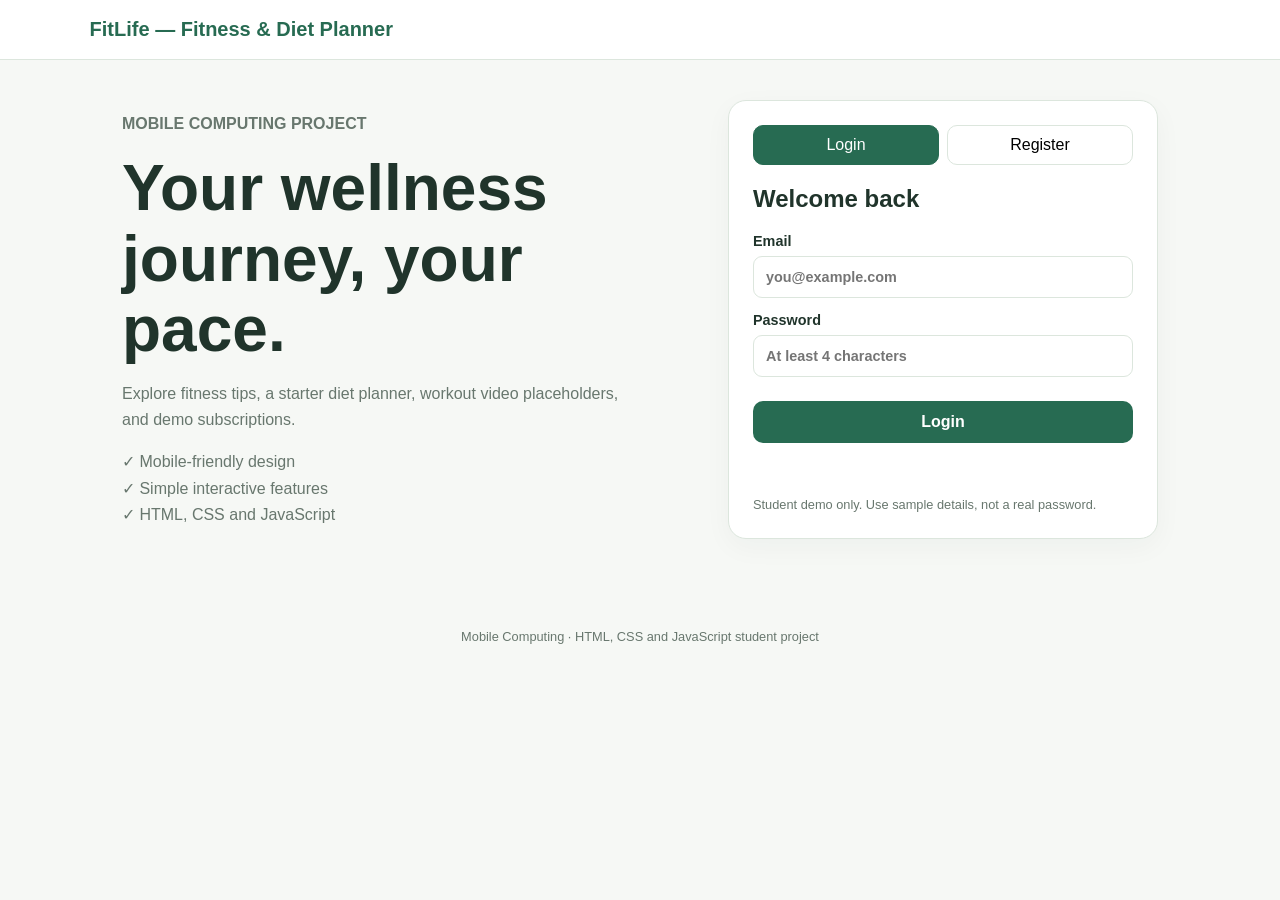
<file: Pseudocode/Body_Fitness_App/index.html>
<!DOCTYPE html>
<html lang="en"><head><meta charset="UTF-8"><meta name="viewport" content="width=device-width, initial-scale=1.0"><title>FitLife — Fitness & Diet Planner</title><link rel="stylesheet" href="style.css"></head>
<body><header class="top"><div class="brand">FitLife — Fitness & Diet Planner</div><button id="logoutBtn" class="hidden">Log out</button></header><main><section id="auth" class="hero"><div><p><b>MOBILE COMPUTING PROJECT</b></p><h1>Your wellness journey, your pace.</h1><p>Explore fitness tips, a starter diet planner, workout video placeholders, and demo subscriptions.</p><p>✓ Mobile-friendly design<br>✓ Simple interactive features<br>✓ HTML, CSS and JavaScript</p></div><div class="card auth"><div class="tabs"><button class="active" data-mode="login">Login</button><button data-mode="register">Register</button></div><h2 id="authTitle">Welcome back</h2><form id="authForm"><label id="nameWrap" class="hidden">Full name<input id="name" placeholder="Your name"></label><label>Email<input id="email" type="email" required placeholder="you@example.com"></label><label>Password<input id="password" type="password" required minlength="4" placeholder="At least 4 characters"></label><button class="primary full" id="submitBtn">Login</button><p id="authMsg" class="notice"></p><small>Student demo only. Use sample details, not a real password.</small></form></div></section><section id="dashboard" class="hidden"><div class="head"><div><p><b>YOUR FITNESS SPACE</b></p><h1>Let's move, <span id="userName"></span>!</h1><p>Choose small, consistent steps that suit your needs.</p></div><div class="stats">💪<br>One step today</div></div><div class="card section"><h2>Diet planner</h2><div class="row"><label>Today's focus<select id="focus"><option value="balanced">Balanced day</option><option value="movement">Movement</option><option value="nutrition">Nutrition</option><option value="recovery">Recovery</option></select></label><button id="makePlan" class="primary">Create my plan</button></div><div id="planResult" class="notice"></div></div><div class="section"><h2>Fitness blogs and videos</h2><div class="grid" id="featureGrid"></div></div><div class="card section"><h2>Payment and subscription</h2><div class="plans"><button class="plan" data-plan="Starter"><strong>Starter</strong><b>Free</b><span>Fitness tips and basic plans</span></button><button class="plan" data-plan="Premium"><strong>Premium</strong><b>₹299/mo</b><span>Workout library and weekly planner</span></button></div><p id="planMsg" class="notice"></p><small>Demo only. No real payment or card details are collected.</small></div></section></main><footer>Mobile Computing · HTML, CSS and JavaScript student project</footer><script src="script.js"></script></body></html>
</file>
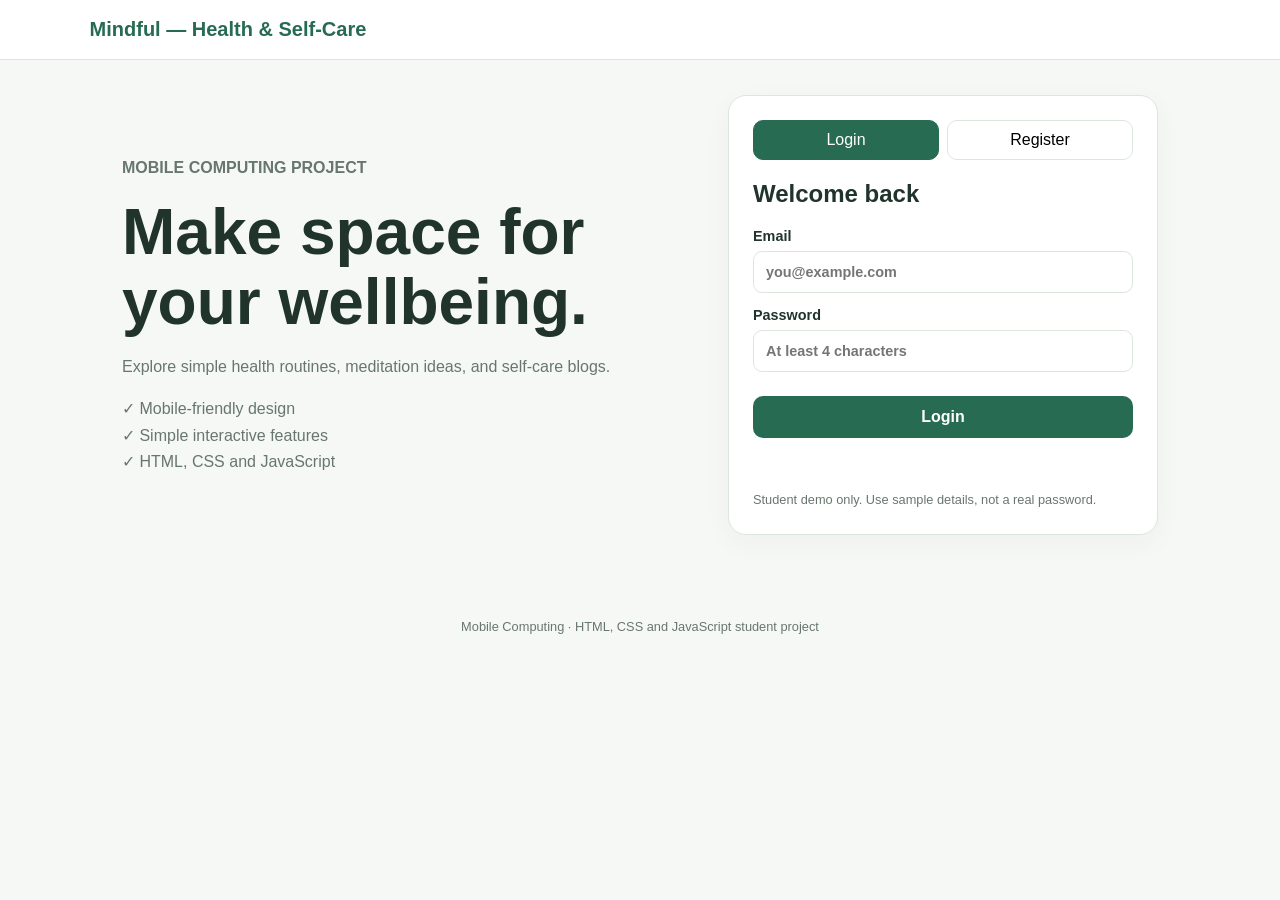
<file: Pseudocode/Health_selfcare_App/index.html>
<!DOCTYPE html>
<html lang="en"><head><meta charset="UTF-8"><meta name="viewport" content="width=device-width, initial-scale=1.0"><title>Mindful — Health & Self-Care</title><link rel="stylesheet" href="style.css"></head>
<body><header class="top"><div class="brand">Mindful — Health & Self-Care</div><button id="logoutBtn" class="hidden">Log out</button></header><main><section id="auth" class="hero"><div><p><b>MOBILE COMPUTING PROJECT</b></p><h1>Make space for your wellbeing.</h1><p>Explore simple health routines, meditation ideas, and self-care blogs.</p><p>✓ Mobile-friendly design<br>✓ Simple interactive features<br>✓ HTML, CSS and JavaScript</p></div><div class="card auth"><div class="tabs"><button class="active" data-mode="login">Login</button><button data-mode="register">Register</button></div><h2 id="authTitle">Welcome back</h2><form id="authForm"><label id="nameWrap" class="hidden">Full name<input id="name" placeholder="Your name"></label><label>Email<input id="email" type="email" required placeholder="you@example.com"></label><label>Password<input id="password" type="password" required minlength="4" placeholder="At least 4 characters"></label><button class="primary full" id="submitBtn">Login</button><p id="authMsg" class="notice"></p><small>Student demo only. Use sample details, not a real password.</small></form></div></section><section id="dashboard" class="hidden"><div class="head"><div><p><b>YOUR DAILY CHECK-IN</b></p><h1>Hello, <span id="userName"></span> 🌿</h1><p>Take a breath. You do not have to do everything at once.</p></div><div class="stats">🌤️<br>One moment at a time</div></div><div class="card section"><h2>60-second breathing prompt</h2><p>Relax your shoulders, breathe in slowly, and breathe out gently.</p><button id="breathBtn" class="primary">Show breathing steps</button><p id="breathMsg" class="notice"></p></div><div class="section"><h2>Health routines and self-care blogs</h2><div class="row"><button class="filter active" data-filter="all">All</button><button class="filter" data-filter="Health Routine">Health routines</button><button class="filter" data-filter="Self-Care">Self-care</button></div><div class="grid" id="featureGrid"></div></div></section></main><footer>Mobile Computing · HTML, CSS and JavaScript student project</footer><script src="script.js"></script></body></html>
</file>
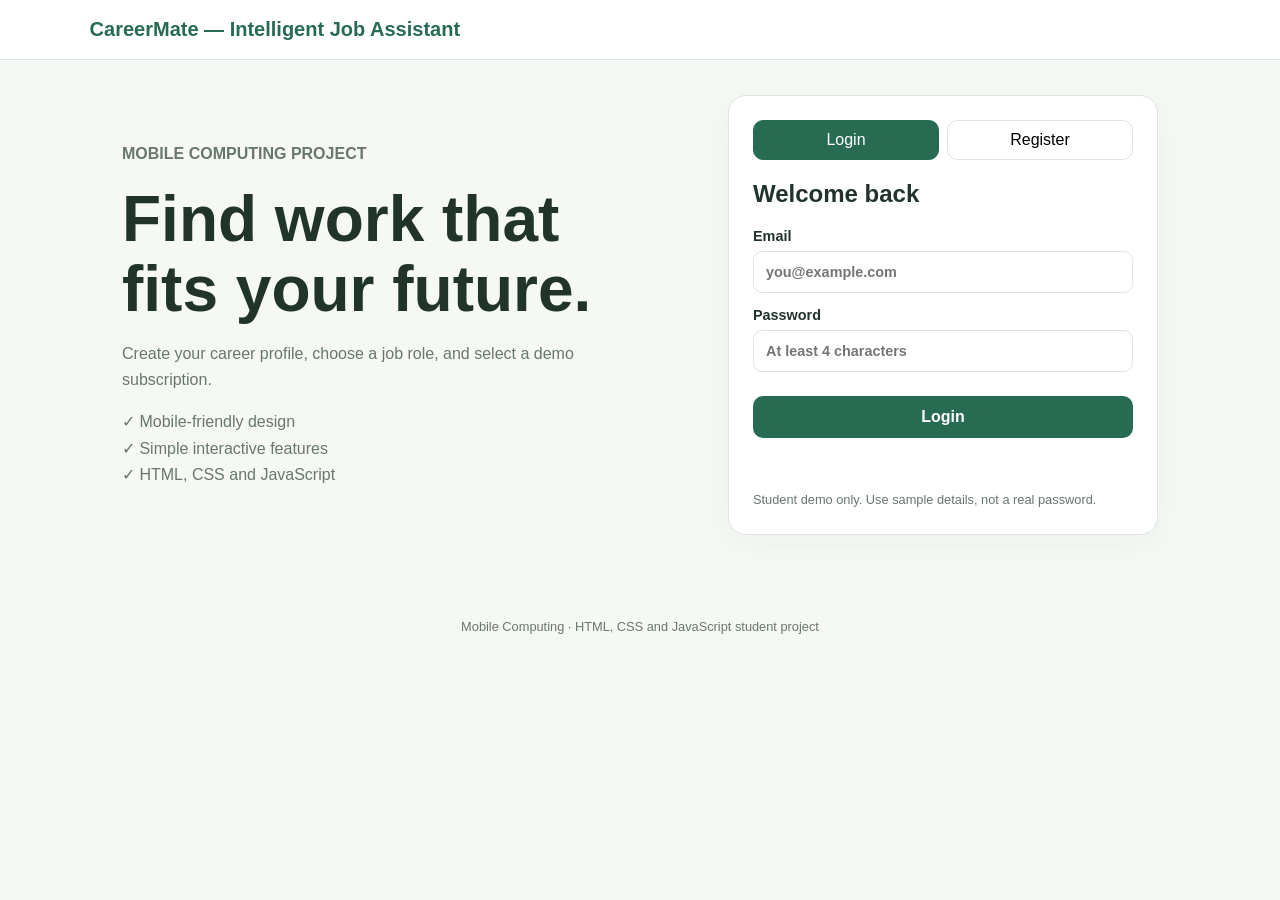
<file: Pseudocode/Job_Assistant_App/index.html>
<!DOCTYPE html>
<html lang="en"><head><meta charset="UTF-8"><meta name="viewport" content="width=device-width, initial-scale=1.0"><title>CareerMate — Intelligent Job Assistant</title><link rel="stylesheet" href="style.css"></head>
<body><header class="top"><div class="brand">CareerMate — Intelligent Job Assistant</div><button id="logoutBtn" class="hidden">Log out</button></header><main><section id="auth" class="hero"><div><p><b>MOBILE COMPUTING PROJECT</b></p><h1>Find work that fits your future.</h1><p>Create your career profile, choose a job role, and select a demo subscription.</p><p>✓ Mobile-friendly design<br>✓ Simple interactive features<br>✓ HTML, CSS and JavaScript</p></div><div class="card auth"><div class="tabs"><button class="active" data-mode="login">Login</button><button data-mode="register">Register</button></div><h2 id="authTitle">Welcome back</h2><form id="authForm"><label id="nameWrap" class="hidden">Full name<input id="name" placeholder="Your name"></label><label>Email<input id="email" type="email" required placeholder="you@example.com"></label><label>Password<input id="password" type="password" required minlength="4" placeholder="At least 4 characters"></label><button class="primary full" id="submitBtn">Login</button><p id="authMsg" class="notice"></p><small>Student demo only. Use sample details, not a real password.</small></form></div></section><section id="dashboard" class="hidden"><div class="head"><div><p><b>CAREER DASHBOARD</b></p><h1>Welcome, <span id="userName"></span>!</h1><p>Build your profile and explore career options.</p></div><div class="stats">CAREER PROFILE<br>Step-by-step</div></div><div class="card section"><h2>Personal details</h2><form id="profileForm" class="row"><label>Education<input id="education" placeholder="e.g. B.Sc. Computer Science"></label><label>Skills<input id="skills" placeholder="e.g. HTML, teamwork"></label><label>Preferred location<input id="location" placeholder="e.g. Chennai"></label><button class="primary">Save profile</button></form><p id="profileMsg" class="notice"></p><h2>Resume upload</h2><input type="file" id="resume" accept=".pdf,.doc,.docx"><p id="resumeMsg" class="notice">Choose a PDF, DOC, or DOCX file. It stays on your device.</p><h2>Choose a job</h2><div id="featureGrid" class="grid"></div><p id="jobMsg" class="notice"></p><h2>Subscription</h2><div class="plans"><button class="plan" data-plan="Basic"><strong>Basic</strong><b>Free</b><span>Profile and job exploration</span></button><button class="plan" data-plan="Career Plus"><strong>Career Plus</strong><b>₹199/mo</b><span>Resume checklist and saved roles</span></button></div><p id="planMsg" class="notice"></p><small>Plans are illustrative only; no payment is taken.</small></div></section></main><footer>Mobile Computing · HTML, CSS and JavaScript student project</footer><script src="script.js"></script></body></html>
</file>
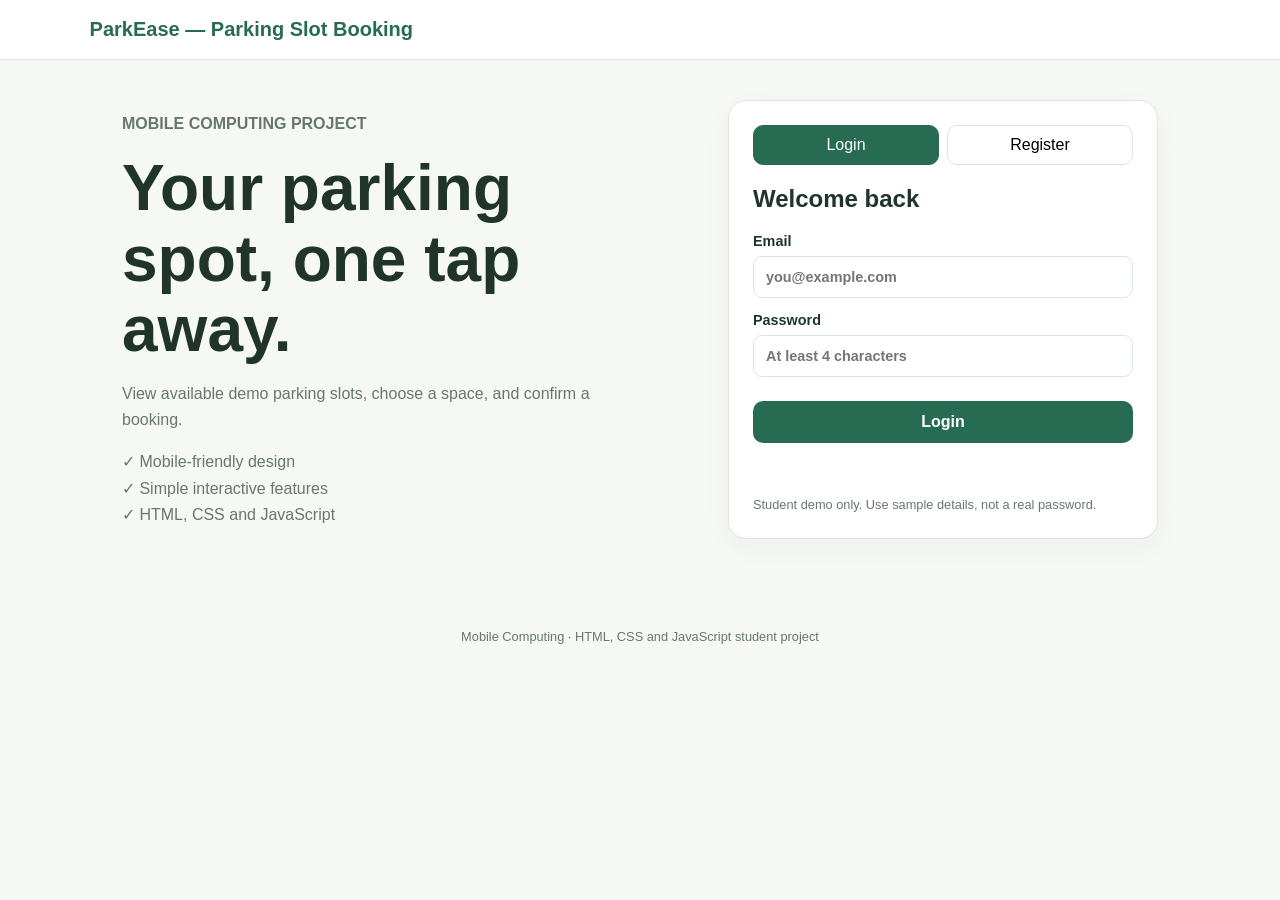
<file: Pseudocode/Parking_Booking_App/index.html>
<!DOCTYPE html>
<html lang="en"><head><meta charset="UTF-8"><meta name="viewport" content="width=device-width, initial-scale=1.0"><title>ParkEase — Parking Slot Booking</title><link rel="stylesheet" href="style.css"></head>
<body><header class="top"><div class="brand">ParkEase — Parking Slot Booking</div><button id="logoutBtn" class="hidden">Log out</button></header><main><section id="auth" class="hero"><div><p><b>MOBILE COMPUTING PROJECT</b></p><h1>Your parking spot, one tap away.</h1><p>View available demo parking slots, choose a space, and confirm a booking.</p><p>✓ Mobile-friendly design<br>✓ Simple interactive features<br>✓ HTML, CSS and JavaScript</p></div><div class="card auth"><div class="tabs"><button class="active" data-mode="login">Login</button><button data-mode="register">Register</button></div><h2 id="authTitle">Welcome back</h2><form id="authForm"><label id="nameWrap" class="hidden">Full name<input id="name" placeholder="Your name"></label><label>Email<input id="email" type="email" required placeholder="you@example.com"></label><label>Password<input id="password" type="password" required minlength="4" placeholder="At least 4 characters"></label><button class="primary full" id="submitBtn">Login</button><p id="authMsg" class="notice"></p><small>Student demo only. Use sample details, not a real password.</small></form></div></section><section id="dashboard" class="hidden"><div class="head"><div><p><b>PARKING DASHBOARD</b></p><h1>Hello, <span id="userName"></span>!</h1><p>Select a free parking space below.</p></div><div class="stats">FREE SLOTS<h2 id="freeCount">8</h2>of 8 demo spaces</div></div><div class="card section"><h2>Campus Parking Lot A</h2><p>Green = free · Red = booked · Dark green = selected</p><div id="slots" class="slot-grid"></div><button id="bookBtn" class="primary" disabled>Book selected slot</button><p id="bookingMsg" class="notice">Select a free slot to continue.</p><button id="resetBtn">Reset demo parking data</button></div></section></main><footer>Mobile Computing · HTML, CSS and JavaScript student project</footer><script src="script.js"></script></body></html>
</file>
<file: Pseudocode/Body_Fitness_App/style.css>
*{box-sizing:border-box}body{margin:0;background:#f6f8f5;color:#20342b;font-family:Arial,sans-serif}button,input,select{font:inherit}button{cursor:pointer}.top{display:flex;justify-content:space-between;align-items:center;padding:18px 7%;background:white;border-bottom:1px solid #dce6dd}.brand{font-size:1.25rem;font-weight:bold;color:#276b52}main{max-width:1080px;margin:auto;padding:35px 22px 60px}.hero{display:grid;grid-template-columns:1fr 1fr;gap:35px;align-items:center;min-height:440px}.hero h1{font-size:clamp(2.4rem,5vw,4rem);line-height:1.1;margin:12px 0;color:#20342b}.hero h1 span{color:#276b52}.muted,p{line-height:1.65;color:#68776e}.card{background:white;border:1px solid #dce6dd;border-radius:18px;padding:24px;box-shadow:0 8px 28px #20342b0a}.auth{max-width:430px;width:100%;justify-self:end}.tabs{display:flex;gap:8px;margin-bottom:20px}.tabs button,.filter{border:1px solid #dce6dd;background:white;padding:10px 15px;border-radius:10px}.tabs button{flex:1}.tabs .active,.primary{background:#276b52;color:white;border-color:#276b52}.primary{border:0;border-radius:10px;padding:12px 16px;font-weight:bold}.full{width:100%;margin:10px 0}label{display:block;font-size:.9rem;font-weight:bold;margin:14px 0}input,select{display:block;width:100%;padding:12px;margin-top:7px;border:1px solid #dce6dd;border-radius:9px;background:white}small,.note{font-size:.8rem;color:#68776e;line-height:1.5}.hidden{display:none!important}.dashboard h1{font-size:2.4rem}.head{display:flex;justify-content:space-between;gap:20px;align-items:center}.stats{background:#eaf3e8;border-radius:15px;padding:18px;min-width:140px}.grid{display:grid;grid-template-columns:repeat(3,1fr);gap:16px;margin:20px 0}.tile{background:white;border:1px solid #dce6dd;border-radius:16px;padding:19px}.tile .emoji{font-size:2rem}.tile h3{margin:12px 0 5px}.tile p{font-size:.9rem}.tile button{border:0;background:transparent;color:#276b52;font-weight:bold;padding:8px 0}.detail{border-top:1px solid #dce6dd;padding-top:10px}.section{margin-top:25px}.row{display:flex;gap:12px;align-items:end;flex-wrap:wrap}.row>*{flex:1}.notice{min-height:1em;color:#276b52;font-size:.88rem}.slot-grid{display:grid;grid-template-columns:repeat(4,1fr);gap:12px;margin:20px 0}.slot{padding:18px 8px;border-radius:12px;border:2px solid #b9e4d0;background:#e8f7ef;color:#155b45}.slot.booked{background:#fff0ed;border-color:#efc9c2;color:#9a443b}.slot.selected{background:#276b52;color:white;border-color:#276b52}.plans{display:grid;grid-template-columns:repeat(2,1fr);gap:12px}.plan{background:white;border:1px solid #dce6dd;border-radius:12px;padding:18px;text-align:left;display:grid;gap:8px}.plan.selected{border:2px solid #276b52;background:#f0f7ee}.plan b{font-size:1.35rem;color:#276b52}footer{text-align:center;padding:24px;color:#68776e;font-size:.8rem}@media(max-width:760px){.hero{grid-template-columns:1fr;gap:20px}.auth{justify-self:stretch;max-width:none}.grid{grid-template-columns:repeat(2,1fr)}.head{align-items:flex-start;flex-direction:column}.slot-grid{grid-template-columns:repeat(2,1fr)}}@media(max-width:480px){main{padding:24px 14px}.top{padding:16px}.card{padding:18px}.grid,.plans{grid-template-columns:1fr}.hero h1{font-size:2.5rem}.dashboard h1{font-size:2rem}}
</file>
<file: Pseudocode/Health_selfcare_App/style.css>
*{box-sizing:border-box}body{margin:0;background:#f6f8f5;color:#20342b;font-family:Arial,sans-serif}button,input,select{font:inherit}button{cursor:pointer}.top{display:flex;justify-content:space-between;align-items:center;padding:18px 7%;background:white;border-bottom:1px solid #dce6dd}.brand{font-size:1.25rem;font-weight:bold;color:#276b52}main{max-width:1080px;margin:auto;padding:35px 22px 60px}.hero{display:grid;grid-template-columns:1fr 1fr;gap:35px;align-items:center;min-height:440px}.hero h1{font-size:clamp(2.4rem,5vw,4rem);line-height:1.1;margin:12px 0;color:#20342b}.hero h1 span{color:#276b52}.muted,p{line-height:1.65;color:#68776e}.card{background:white;border:1px solid #dce6dd;border-radius:18px;padding:24px;box-shadow:0 8px 28px #20342b0a}.auth{max-width:430px;width:100%;justify-self:end}.tabs{display:flex;gap:8px;margin-bottom:20px}.tabs button,.filter{border:1px solid #dce6dd;background:white;padding:10px 15px;border-radius:10px}.tabs button{flex:1}.tabs .active,.primary{background:#276b52;color:white;border-color:#276b52}.primary{border:0;border-radius:10px;padding:12px 16px;font-weight:bold}.full{width:100%;margin:10px 0}label{display:block;font-size:.9rem;font-weight:bold;margin:14px 0}input,select{display:block;width:100%;padding:12px;margin-top:7px;border:1px solid #dce6dd;border-radius:9px;background:white}small,.note{font-size:.8rem;color:#68776e;line-height:1.5}.hidden{display:none!important}.dashboard h1{font-size:2.4rem}.head{display:flex;justify-content:space-between;gap:20px;align-items:center}.stats{background:#eaf3e8;border-radius:15px;padding:18px;min-width:140px}.grid{display:grid;grid-template-columns:repeat(3,1fr);gap:16px;margin:20px 0}.tile{background:white;border:1px solid #dce6dd;border-radius:16px;padding:19px}.tile .emoji{font-size:2rem}.tile h3{margin:12px 0 5px}.tile p{font-size:.9rem}.tile button{border:0;background:transparent;color:#276b52;font-weight:bold;padding:8px 0}.detail{border-top:1px solid #dce6dd;padding-top:10px}.section{margin-top:25px}.row{display:flex;gap:12px;align-items:end;flex-wrap:wrap}.row>*{flex:1}.notice{min-height:1em;color:#276b52;font-size:.88rem}.slot-grid{display:grid;grid-template-columns:repeat(4,1fr);gap:12px;margin:20px 0}.slot{padding:18px 8px;border-radius:12px;border:2px solid #b9e4d0;background:#e8f7ef;color:#155b45}.slot.booked{background:#fff0ed;border-color:#efc9c2;color:#9a443b}.slot.selected{background:#276b52;color:white;border-color:#276b52}.plans{display:grid;grid-template-columns:repeat(2,1fr);gap:12px}.plan{background:white;border:1px solid #dce6dd;border-radius:12px;padding:18px;text-align:left;display:grid;gap:8px}.plan.selected{border:2px solid #276b52;background:#f0f7ee}.plan b{font-size:1.35rem;color:#276b52}footer{text-align:center;padding:24px;color:#68776e;font-size:.8rem}@media(max-width:760px){.hero{grid-template-columns:1fr;gap:20px}.auth{justify-self:stretch;max-width:none}.grid{grid-template-columns:repeat(2,1fr)}.head{align-items:flex-start;flex-direction:column}.slot-grid{grid-template-columns:repeat(2,1fr)}}@media(max-width:480px){main{padding:24px 14px}.top{padding:16px}.card{padding:18px}.grid,.plans{grid-template-columns:1fr}.hero h1{font-size:2.5rem}.dashboard h1{font-size:2rem}}
</file>
<file: Pseudocode/Job_Assistant_App/style.css>
*{box-sizing:border-box}body{margin:0;background:#f6f8f5;color:#20342b;font-family:Arial,sans-serif}button,input,select{font:inherit}button{cursor:pointer}.top{display:flex;justify-content:space-between;align-items:center;padding:18px 7%;background:white;border-bottom:1px solid #dce6dd}.brand{font-size:1.25rem;font-weight:bold;color:#276b52}main{max-width:1080px;margin:auto;padding:35px 22px 60px}.hero{display:grid;grid-template-columns:1fr 1fr;gap:35px;align-items:center;min-height:440px}.hero h1{font-size:clamp(2.4rem,5vw,4rem);line-height:1.1;margin:12px 0;color:#20342b}.hero h1 span{color:#276b52}.muted,p{line-height:1.65;color:#68776e}.card{background:white;border:1px solid #dce6dd;border-radius:18px;padding:24px;box-shadow:0 8px 28px #20342b0a}.auth{max-width:430px;width:100%;justify-self:end}.tabs{display:flex;gap:8px;margin-bottom:20px}.tabs button,.filter{border:1px solid #dce6dd;background:white;padding:10px 15px;border-radius:10px}.tabs button{flex:1}.tabs .active,.primary{background:#276b52;color:white;border-color:#276b52}.primary{border:0;border-radius:10px;padding:12px 16px;font-weight:bold}.full{width:100%;margin:10px 0}label{display:block;font-size:.9rem;font-weight:bold;margin:14px 0}input,select{display:block;width:100%;padding:12px;margin-top:7px;border:1px solid #dce6dd;border-radius:9px;background:white}small,.note{font-size:.8rem;color:#68776e;line-height:1.5}.hidden{display:none!important}.dashboard h1{font-size:2.4rem}.head{display:flex;justify-content:space-between;gap:20px;align-items:center}.stats{background:#eaf3e8;border-radius:15px;padding:18px;min-width:140px}.grid{display:grid;grid-template-columns:repeat(3,1fr);gap:16px;margin:20px 0}.tile{background:white;border:1px solid #dce6dd;border-radius:16px;padding:19px}.tile .emoji{font-size:2rem}.tile h3{margin:12px 0 5px}.tile p{font-size:.9rem}.tile button{border:0;background:transparent;color:#276b52;font-weight:bold;padding:8px 0}.detail{border-top:1px solid #dce6dd;padding-top:10px}.section{margin-top:25px}.row{display:flex;gap:12px;align-items:end;flex-wrap:wrap}.row>*{flex:1}.notice{min-height:1em;color:#276b52;font-size:.88rem}.slot-grid{display:grid;grid-template-columns:repeat(4,1fr);gap:12px;margin:20px 0}.slot{padding:18px 8px;border-radius:12px;border:2px solid #b9e4d0;background:#e8f7ef;color:#155b45}.slot.booked{background:#fff0ed;border-color:#efc9c2;color:#9a443b}.slot.selected{background:#276b52;color:white;border-color:#276b52}.plans{display:grid;grid-template-columns:repeat(2,1fr);gap:12px}.plan{background:white;border:1px solid #dce6dd;border-radius:12px;padding:18px;text-align:left;display:grid;gap:8px}.plan.selected{border:2px solid #276b52;background:#f0f7ee}.plan b{font-size:1.35rem;color:#276b52}footer{text-align:center;padding:24px;color:#68776e;font-size:.8rem}@media(max-width:760px){.hero{grid-template-columns:1fr;gap:20px}.auth{justify-self:stretch;max-width:none}.grid{grid-template-columns:repeat(2,1fr)}.head{align-items:flex-start;flex-direction:column}.slot-grid{grid-template-columns:repeat(2,1fr)}}@media(max-width:480px){main{padding:24px 14px}.top{padding:16px}.card{padding:18px}.grid,.plans{grid-template-columns:1fr}.hero h1{font-size:2.5rem}.dashboard h1{font-size:2rem}}
</file>
<file: Pseudocode/Parking_Booking_App/style.css>
*{box-sizing:border-box}body{margin:0;background:#f6f8f5;color:#20342b;font-family:Arial,sans-serif}button,input,select{font:inherit}button{cursor:pointer}.top{display:flex;justify-content:space-between;align-items:center;padding:18px 7%;background:white;border-bottom:1px solid #dce6dd}.brand{font-size:1.25rem;font-weight:bold;color:#276b52}main{max-width:1080px;margin:auto;padding:35px 22px 60px}.hero{display:grid;grid-template-columns:1fr 1fr;gap:35px;align-items:center;min-height:440px}.hero h1{font-size:clamp(2.4rem,5vw,4rem);line-height:1.1;margin:12px 0;color:#20342b}.hero h1 span{color:#276b52}.muted,p{line-height:1.65;color:#68776e}.card{background:white;border:1px solid #dce6dd;border-radius:18px;padding:24px;box-shadow:0 8px 28px #20342b0a}.auth{max-width:430px;width:100%;justify-self:end}.tabs{display:flex;gap:8px;margin-bottom:20px}.tabs button,.filter{border:1px solid #dce6dd;background:white;padding:10px 15px;border-radius:10px}.tabs button{flex:1}.tabs .active,.primary{background:#276b52;color:white;border-color:#276b52}.primary{border:0;border-radius:10px;padding:12px 16px;font-weight:bold}.full{width:100%;margin:10px 0}label{display:block;font-size:.9rem;font-weight:bold;margin:14px 0}input,select{display:block;width:100%;padding:12px;margin-top:7px;border:1px solid #dce6dd;border-radius:9px;background:white}small,.note{font-size:.8rem;color:#68776e;line-height:1.5}.hidden{display:none!important}.dashboard h1{font-size:2.4rem}.head{display:flex;justify-content:space-between;gap:20px;align-items:center}.stats{background:#eaf3e8;border-radius:15px;padding:18px;min-width:140px}.grid{display:grid;grid-template-columns:repeat(3,1fr);gap:16px;margin:20px 0}.tile{background:white;border:1px solid #dce6dd;border-radius:16px;padding:19px}.tile .emoji{font-size:2rem}.tile h3{margin:12px 0 5px}.tile p{font-size:.9rem}.tile button{border:0;background:transparent;color:#276b52;font-weight:bold;padding:8px 0}.detail{border-top:1px solid #dce6dd;padding-top:10px}.section{margin-top:25px}.row{display:flex;gap:12px;align-items:end;flex-wrap:wrap}.row>*{flex:1}.notice{min-height:1em;color:#276b52;font-size:.88rem}.slot-grid{display:grid;grid-template-columns:repeat(4,1fr);gap:12px;margin:20px 0}.slot{padding:18px 8px;border-radius:12px;border:2px solid #b9e4d0;background:#e8f7ef;color:#155b45}.slot.booked{background:#fff0ed;border-color:#efc9c2;color:#9a443b}.slot.selected{background:#276b52;color:white;border-color:#276b52}.plans{display:grid;grid-template-columns:repeat(2,1fr);gap:12px}.plan{background:white;border:1px solid #dce6dd;border-radius:12px;padding:18px;text-align:left;display:grid;gap:8px}.plan.selected{border:2px solid #276b52;background:#f0f7ee}.plan b{font-size:1.35rem;color:#276b52}footer{text-align:center;padding:24px;color:#68776e;font-size:.8rem}@media(max-width:760px){.hero{grid-template-columns:1fr;gap:20px}.auth{justify-self:stretch;max-width:none}.grid{grid-template-columns:repeat(2,1fr)}.head{align-items:flex-start;flex-direction:column}.slot-grid{grid-template-columns:repeat(2,1fr)}}@media(max-width:480px){main{padding:24px 14px}.top{padding:16px}.card{padding:18px}.grid,.plans{grid-template-columns:1fr}.hero h1{font-size:2.5rem}.dashboard h1{font-size:2rem}}
</file>
